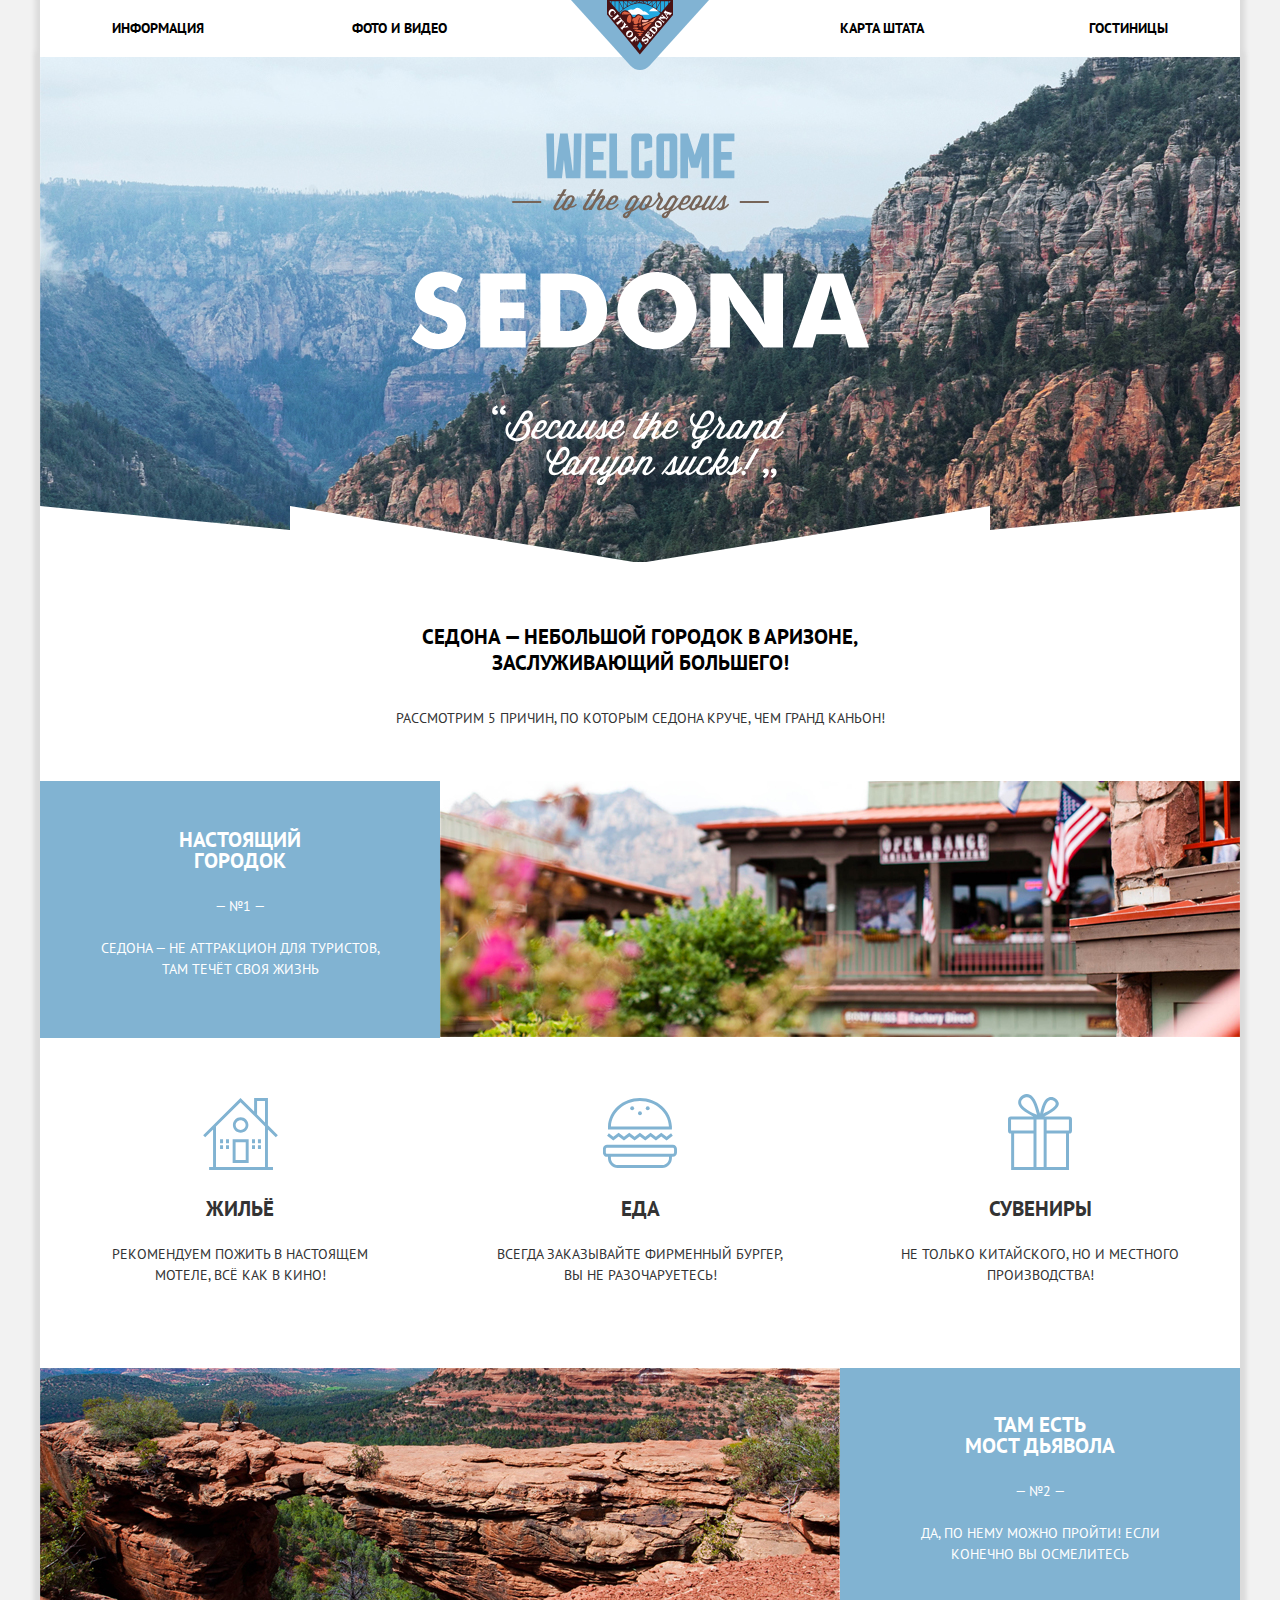
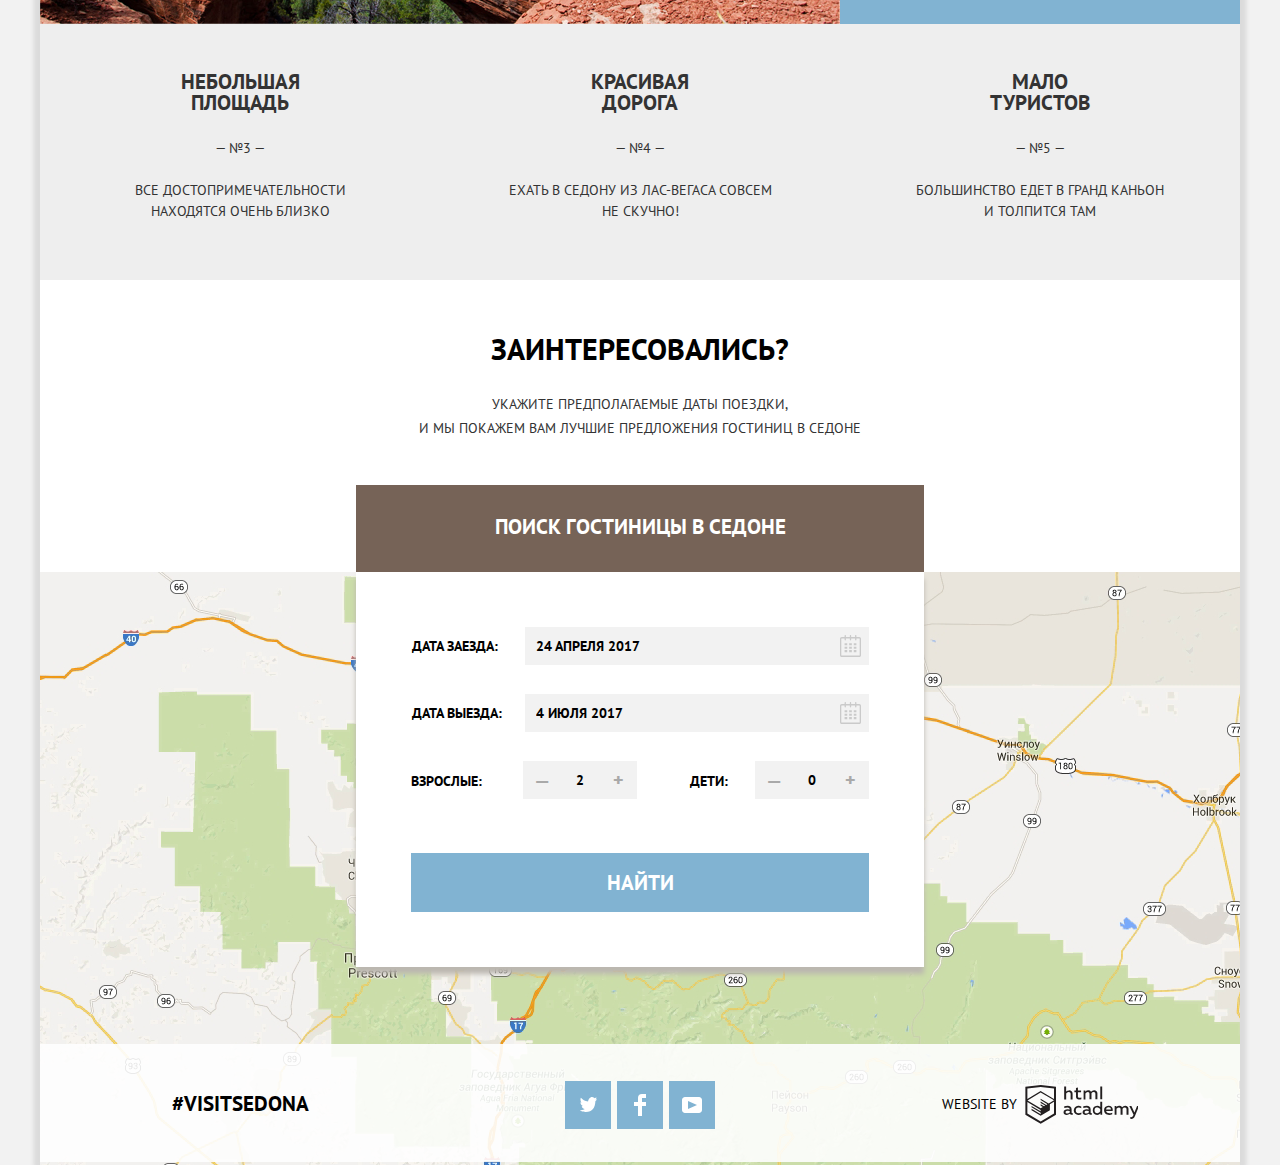
<file: index.html>
<!DOCTYPE html>
<html lang="ru">

<head>
  <meta charset="utf-8">
  <meta name="viewport" content="width=device-width, initial-scale=1">
  <title>HTML Academy: Седона</title>
  <link href="https://fonts.googleapis.com/css?family=PT+Sans:400,700&display=swap&subset=cyrillic" rel="stylesheet">
  <link href="css/normalize.css" rel="stylesheet">
  <link href="css/styles.css" rel="stylesheet">
</head>

<body>
  <div class="container">
    <header class="main-header">
      <nav class="main-navigation">
        <a class="main-header-logo">
          <img src="img/logo-sedona.svg" width="138" height="70" alt="Логотип Sedona">
        </a>
        <ul class="site-navigation">
          <li class="site-navigation-item site-navigation-item-left">
            <a class="site-navigation-link" href="info.html">Информация</a>
          </li>
          <li class="site-navigation-item site-navigation-item-left">
            <a class="site-navigation-link" href="photo-video.html">Фото и видео</a>
          </li>
          <li class="site-navigation-item site-navigation-item-right">
            <a class="site-navigation-link" href="state-map.html">Карта штата</a>
          </li>
          <li class="site-navigation-item site-navigation-item-right">
            <a class="site-navigation-link" href="hotels.html">Гостиницы</a>
          </li>
        </ul>
      </nav>
    </header>
    <main class="container">
      <div class="container-welcome">
        <h1 class="visually-hidden">Sedona</h1>
        <img class="welcome-sedona" src="img/intro-welcome.svg" width="459" height="353" alt="welcome">
      </div>
      <div class="container-intro">
        <p class="intro-text">Седона &mdash; небольшой городок в Аризоне, заслуживающий большего!</p>
      </div>

      <section class="features">
        <h2 class="visually-hidden">Преимущества</h2>
        <p class="features-text">Рассмотрим 5 причин, по которым Седона круче, чем Гранд Каньон!</p>
      </section>

      <section class="advantage">
        <div class="advantage-line">
          <div class="advantage-inner advantage-inner-blue">
            <h3 class="advantage-headline">Настоящий городок</h3>
            <p class="advantage-number">&mdash; №1 &mdash;</p>
            <p class="advantage-text">Седона — не аттракцион для туристов, там течёт своя жизнь</p>
          </div>
          <img src="img/town.jpg" width="800" height="256" alt="Настоящий городок">
        </div>
        <ul class="advantage-inner-list">
          <li>
            <div class="advantage-inner advantage-inner-white advantage-icon-home">
              <h3 class="advantage-headline advantage-headline-white ">Жильё</h3>
              <p class="advantage-text">Рекомендуем пожить в настоящем мотеле, всё как в кино!</p>
            </div>
          </li>
          <li>
            <div class="advantage-inner advantage-inner-white advantage-icon-food">
              <h3 class="advantage-headline advantage-headline-white">Еда</h3>
              <p class="advantage-text">Всегда заказывайте фирменный бургер, вы не разочаруетесь!</p>
            </div>
          </li>
          <li>
            <div class="advantage-inner advantage-inner-white advantage-icon-souvenirs">
              <h3 class="advantage-headline advantage-headline-white">Сувениры</h3>
              <p class="advantage-text">Не только китайского, но и местного производства!</p>
            </div>
          </li>
        </ul>
      </section>

      <section class="advantage">
        <div class="advantage-line">
          <img src="img/devil.jpg" width="800" height="256" alt="Мост дьявола">
          <div class="advantage-inner advantage-inner-bridge">
            <h3 class="advantage-headline">Там есть<br>Мост дьявола</h3>
            <p class="advantage-number">&mdash; №2 &mdash;</p>
            <p class="advantage-text">Да, по нему можно пройти! Если конечно вы осмелитесь</p>
          </div>
        </div>
      </section>

      <div class="advantage-wrap">
        <section class="advantage">
          <div class="advantage-inner advantage-inner-gray">
            <h3 class="advantage-headline">Небольшая площадь</h3>
            <p class="advantage-number">&mdash; №3 &mdash;</p>
            <p class="advantage-text advantage-text-middle">Все достопримечательности находятся очень близко</p>
          </div>
        </section>

        <section class="advantage">
          <div class="advantage-inner advantage-inner-gray">
            <h3 class="advantage-headline">Красивая дорога</h3>
            <p class="advantage-number">&mdash; №4 &mdash;</p>
            <p class="advantage-text advantage-text-middle">Ехать в Седону из Лас-Вегаса совсем не скучно!</p>
          </div>
        </section>

        <section class="advantage">
          <div class="advantage-inner advantage-inner-gray">
            <h3 class="advantage-headline">Мало туристов</h3>
            <p class="advantage-number">&mdash; №5 &mdash;</p>
            <p class="advantage-text">Большинство едет в гранд каньон и&nbsp;толпится там</p>
          </div>
        </section>
      </div>

      <section class="search">
        <p class="interested">Заинтересовались?</p>
        <p class="travel-date">Укажите предполагаемые даты поездки,<br>и мы покажем вам лучшие предложения гостиниц в Седоне</p>
        <button class="button-find" type="button">Поиск гостиницы в Седоне</button>
        <section class="modal modal-login">
          <form class="registration-form" action="#" method="post">
            <div class="date-wrapper">
              <label class="date-label" for="arrival-date">Дата заезда:</label>
              <input class="date-field" type="text" name="arrival" id="arrival-date" placeholder="24 АПРЕЛЯ 2017">
              <button class="calendar" type="button">
                <svg class="calendar-icon" xmlns="http://www.w3.org/2000/svg" width="21" height="22">
                  <path d="M19.251 2.025h-2.845V.648c0-.381-.294-.689-.656-.689-.363 0-.656.308-.656.689v1.377h-3.938V.648c0-.381-.294-.689-.655-.689-.363 0-.657.308-.657.689v1.377H5.906V.648c0-.381-.294-.689-.656-.689-.363 0-.657.308-.657.689v1.377H1.75C.784 2.025 0 2.847 0 3.862v16.302C0 21.179.784 22 1.75 22h17.501c.966 0 1.749-.821 1.749-1.836V3.862c0-1.015-.783-1.837-1.749-1.837zm.437 18.139a.448.448 0 01-.437.459H1.75a.45.45 0 01-.438-.459V3.862a.45.45 0 01.438-.459h2.844v1.378c0 .381.294.689.657.689.362 0 .656-.308.656-.689V3.403h3.938v1.378c0 .381.294.689.657.689.361 0 .655-.308.655-.689V3.403h3.938v1.378c0 .381.293.689.656.689.362 0 .656-.308.656-.689V3.403h2.845c.241 0 .437.206.437.459v16.302z" />
                  <path d="M4.594 8.225h2.625v2.066H4.594zm0 3.443h2.625v2.067H4.594zm0 3.444h2.625v2.066H4.594zm4.594 0h2.625v2.066H9.188zm0-3.444h2.625v2.067H9.188zm0-3.443h2.625v2.066H9.188zm4.593 6.887h2.625v2.066h-2.625zm0-3.444h2.625v2.067h-2.625zm0-3.443h2.625v2.066h-2.625z" />
                </svg>
              </button>
            </div>
            <div class="date-wrapper">
              <label class="date-label" for="departure-date">Дата выезда:</label>
              <input class="date-field" type="text" name="departure" id="departure-date" placeholder="4 ИЮЛЯ 2017">
              <button class="calendar" type="button">
                <svg class="calendar-icon" xmlns="http://www.w3.org/2000/svg" width="21" height="22">
                  <path d="M19.251 2.025h-2.845V.648c0-.381-.294-.689-.656-.689-.363 0-.656.308-.656.689v1.377h-3.938V.648c0-.381-.294-.689-.655-.689-.363 0-.657.308-.657.689v1.377H5.906V.648c0-.381-.294-.689-.656-.689-.363 0-.657.308-.657.689v1.377H1.75C.784 2.025 0 2.847 0 3.862v16.302C0 21.179.784 22 1.75 22h17.501c.966 0 1.749-.821 1.749-1.836V3.862c0-1.015-.783-1.837-1.749-1.837zm.437 18.139a.448.448 0 01-.437.459H1.75a.45.45 0 01-.438-.459V3.862a.45.45 0 01.438-.459h2.844v1.378c0 .381.294.689.657.689.362 0 .656-.308.656-.689V3.403h3.938v1.378c0 .381.294.689.657.689.361 0 .655-.308.655-.689V3.403h3.938v1.378c0 .381.293.689.656.689.362 0 .656-.308.656-.689V3.403h2.845c.241 0 .437.206.437.459v16.302z" />
                  <path d="M4.594 8.225h2.625v2.066H4.594zm0 3.443h2.625v2.067H4.594zm0 3.444h2.625v2.066H4.594zm4.594 0h2.625v2.066H9.188zm0-3.444h2.625v2.067H9.188zm0-3.443h2.625v2.066H9.188zm4.593 6.887h2.625v2.066h-2.625zm0-3.444h2.625v2.067h-2.625zm0-3.443h2.625v2.066h-2.625z" />
                </svg>
              </button>
            </div>
            <div class="count">
              <div class="count-wrapper">
                <label class="count-label count-label-adults" for="adults">Взрослые:</label>
                <button class="count-button" type="button">&mdash;</button>
                <input class="count-field" type="number" min="0" max="30" step="1" name="number-of-adults" id="adults" placeholder="2">
                <button class="count-button" type="button">+</button>
              </div>
              <div class="count-wrapper">
                <label class="count-label count-label-children" for="children">Дети:</label>
                <button class="count-button" type="button">&mdash;</button>
                <input class="count-field" type="number" min="0" max="30" step="1" name="number-of-сhildren" id="children" placeholder="0">
                <button class="count-button" type="button">+</button>
              </div>
            </div>
            <button class="find" type="submit">Найти</button>
          </form>
        </section>
      </section>

      <section class="map">
        <span class="visually-hidden">Карта Седоны</span>
      </section>
    </main>

    <footer class="main-footer main-footer-index">
      <div class="footer-part">
        <a class="footer-contacts" href="">#Visitsedona</a>
      </div>
      <div class="footer-part">
        <ul class="footer-social">
          <li>
            <a class="social-button" href="#">
              <span class="visually-hidden">Твиттер</span>
              <svg class="twitter" xmlns="http://www.w3.org/2000/svg" xmlns:xlink="http://www.w3.org/1999/xlink" width="17" height="15" viewBox="0 0 17 15" fill="#FFF">
                <path d="M10.95.144c1.685-.496 2.984.27 3.577 1.179.673-.231 1.331-.481 2.011-.708a2.345 2.345 0 0 1-.857 1.768c.685.17 1.304-.491 1.304-.491-.169 1-1.006 1.788-1.563 2.024-.231 6.75-3.175 11.217-10.077 11.082h-.446c-.41 0-4.164-.46-4.898-1.887 2.271.196 3.893-.422 4.693-1.177-.96-.3-2.679-.477-2.979-2.95.349.106.564.228 1.19.119C1.705 8.247.374 7.53.448 5.33c.285.328 1.067.536 1.34.472C1.085 5.561-.182 2.442.894.85c1.818 1.854 3.735 3.606 7.152 3.773C8.254 2.33 9.183.793 10.95.144z" />
              </svg>
            </a>
          </li>
          <li>
            <a class="social-button" href="#">
              <span class="visually-hidden">Фейсбук</span>
              <svg class="facebook" xmlns="http://www.w3.org/2000/svg" width="12" height="22" viewBox="0 0 12 22" fill="#FFF">
                <path d="M12 4V0H8a4 4 0 0 0-4 4v4H0v4h4v10h4V12h4V8H8V4h4z" />
              </svg>
            </a>
          </li>
          <li>
            <a class="social-button" href="#">
              <span class="visually-hidden">Ютуб</span>
              <svg class="youtube" xmlns="http://www.w3.org/2000/svg" xmlns:xlink="http://www.w3.org/1999/xlink" width="20" height="16" viewBox="0 0 20 16" fill="#FFF">
                <path d="M17 0H3C1.35 0 0 1.35 0 3v10c0 1.65 1.35 3 3 3h14c1.65 0 3-1.35 3-3V3c0-1.65-1.35-3-3-3zM6.027 11.998V4.002L15.014 8l-8.987 3.998z" />
              </svg>
            </a>
          </li>
        </ul>
      </div>
      <div class="footer-part footer-copyright">
        <span class="copyright-text">Website by </span>
        <a class="academy-logo-link" href="https://htmlacademy.ru/intensive/htmlcss">
          <svg class="academy-logo" viewbox="-7 -1 114 41" fill="#231f20" xmlns="http://www.w3.org/2000/svg">
            <path d="M44.61,26.88a2,2,0,0,0,.55-0.1v1.33a3.25,3.25,0,0,1-1.18.21,1.67,1.67,0,0,1-1.67-1,4.84,4.84,0,0,1-3.14,1.08c-1.51,0-2.91-.83-2.91-2.55,0-2.13,2-2.79,3.71-2.79a11.08,11.08,0,0,1,2.17.25v-0.3c0-1-.76-1.77-2.19-1.77a7.42,7.42,0,0,0-3,.64v-1.7a10.21,10.21,0,0,1,3.19-.55c2.36,0,3.81,1.12,3.81,3.65v3a0.54,0.54,0,0,0,.49.59h0.17Zm-6.44-1.13A1.35,1.35,0,0,0,39.63,27h0.11a3.39,3.39,0,0,0,2.41-1V24.58a9.72,9.72,0,0,0-1.81-.21c-1,0-2.16.33-2.16,1.38h0Zm12.36-6.11a5,5,0,0,1,2.57.64V22a4.08,4.08,0,0,0-2.3-.7,2.75,2.75,0,1,0,0,5.49,5,5,0,0,0,2.43-.64v1.71a6.27,6.27,0,0,1-2.76.57A4.21,4.21,0,0,1,46,24.51q0-.21,0-0.41a4.32,4.32,0,0,1,4.18-4.46h0.38Zm12.17,7.24a2,2,0,0,0,.55-0.1v1.33a3.25,3.25,0,0,1-1.18.21,1.67,1.67,0,0,1-1.67-1,4.84,4.84,0,0,1-3.14,1.08c-1.51,0-2.91-.83-2.91-2.55,0-2.13,2-2.79,3.71-2.79a11.08,11.08,0,0,1,2.17.25v-0.3c0-1-.76-1.77-2.19-1.77a7.42,7.42,0,0,0-3,.64v-1.7a10.21,10.21,0,0,1,3.19-.55c2.36,0,3.81,1.12,3.81,3.65v3a0.54,0.54,0,0,0,.49.59h0.17Zm-6.44-1.13A1.35,1.35,0,0,0,57.73,27h0.11a3.39,3.39,0,0,0,2.41-1V24.58a9.72,9.72,0,0,0-1.81-.21c-1.06,0-2.16.33-2.16,1.38h0ZM73,16V28.2H71.35V26.88a3.88,3.88,0,0,1-3.19,1.54,4.4,4.4,0,0,1,0-8.78,3.81,3.81,0,0,1,3,1.3V16H73Zm-4.53,5.22a2.76,2.76,0,1,0,0,5.52A2.86,2.86,0,0,0,71.15,25V23A2.91,2.91,0,0,0,68.49,21.27ZM79,19.64c3.31,0,4.46,2.68,3.92,5.09H76.7c0.21,1.5,1.67,2.11,3.19,2.11a6.11,6.11,0,0,0,2.64-.59v1.6a7.14,7.14,0,0,1-3,.57C77,28.42,74.78,27,74.78,24a4.18,4.18,0,0,1,4-4.39H79Zm0.09,1.54a2.28,2.28,0,0,0-2.44,2.1v0.06H81.3A2,2,0,0,0,79.13,21.18Zm5.73,7V19.87h1.65v1a3.81,3.81,0,0,1,2.78-1.27A2.86,2.86,0,0,1,91.89,21a4.12,4.12,0,0,1,2.91-1.33A3.06,3.06,0,0,1,98,23V28.2h-1.9V23.05a1.59,1.59,0,0,0-1.42-1.75H94.42a2.8,2.8,0,0,0-2.07,1.12V28.2h-1.9V23.05A1.59,1.59,0,0,0,89,21.31H88.8a3,3,0,0,0-2.21,1.29v5.63H84.86Zm21.31-8.33h1.9l-3.91,9.46c-0.9,2.17-2.09,2.86-3.35,2.86a4.76,4.76,0,0,1-1.1-.14V30.46a2.86,2.86,0,0,0,.85.12c0.9,0,1.58-.64,2.07-1.9l0.17-.42-4-8.4h2l2.86,6.29ZM38.73,1.46V6.22a3.81,3.81,0,0,1,2.7-1.14,3.25,3.25,0,0,1,3.44,3.4v5.15H43V8.72a1.81,1.81,0,0,0-1.61-2h-0.3a2.93,2.93,0,0,0-2.32,1.39v5.52h-1.9V1.46h1.9ZM49.94,2.31v3h3V6.91h-3v3.81c0,1.1.5,1.46,1.58,1.46a4.49,4.49,0,0,0,1.69-.33v1.6A6.8,6.8,0,0,1,51,13.8a2.55,2.55,0,0,1-2.86-2.74V6.89H46.58V5.26h1.5V2.74Zm5.4,11.31V5.28H57v1A3.81,3.81,0,0,1,59.77,5a2.86,2.86,0,0,1,2.6,1.33A4.12,4.12,0,0,1,65.28,5,3.06,3.06,0,0,1,68.44,8.4v5.21h-1.9V8.46a1.59,1.59,0,0,0-1.42-1.75H64.89a2.8,2.8,0,0,0-2.07,1.12v5.78h-1.9V8.46A1.59,1.59,0,0,0,59.5,6.71H59.27A3,3,0,0,0,57.06,8v5.63H55.34ZM71.17,1.45H73V13.6H71.17V1.45ZM14.71,0H14.55L0,1.54V28.21l14.55,8.66,14.55-8.66V1.54Zm12.5,27.1L14.55,34.64,1.9,27.12V16.18l12.59,7.5V25L5.86,19.9v1.31l8.68,5.21v1.39L5.87,22.65V24l8.68,5.21,8.75-5.24V18.31L27.2,16V27.12Zm0-12.53-3.48,2-1.6,1L14.51,13v1.31L21,18.23H21l-0.14.09-1,.54-5.37-3.2V17l4.24,2.52-1,.67-3.2-1.9v1.31l2.1,1.24L14.5,22.1,2,14.65,14.51,7.11Zm0-1.32L14.49,5.76,1.91,13.25v-10L14.56,1.92,27.21,3.25v10h0Z" transform="translate(0 -0.02)" />
          </svg>
        </a>
      </div>
    </footer>
  </div>
</body>

</html>
</file>
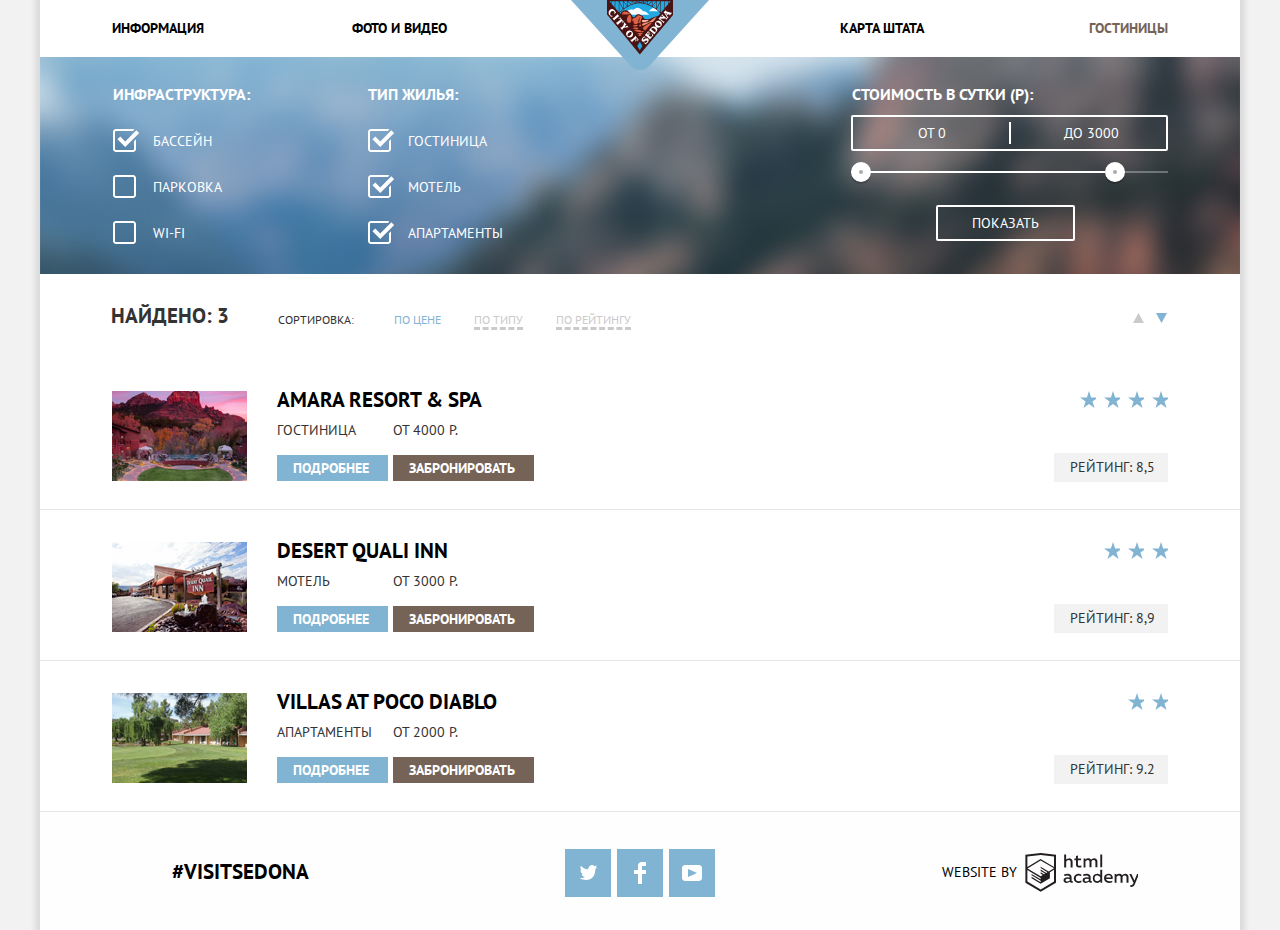
<file: hotels.html>
<!DOCTYPE html>
<html lang="ru">

<head>
  <meta charset="utf-8">
  <meta name="viewport" content="width=device-width, initial-scale=1">
  <title>HTML Academy: Седона</title>
  <link href="https://fonts.googleapis.com/css?family=PT+Sans:400,700&display=swap&subset=cyrillic" rel="stylesheet">
  <link href="css/normalize.css" rel="stylesheet">
  <link href="css/styles.css" rel="stylesheet">
</head>

<body>
  <div class="container">
    <header class="main-header">
      <nav>
        <a class="main-header-logo" href="index.html">
          <img src="img/logo-sedona.svg" width="138" height="70" alt="Логотип Sedona">
        </a>
        <ul class="site-navigation ">
          <li class="site-navigation-item site-navigation-item-left">
            <a class="site-navigation-link" href="info.html">Информация</a>
          </li>
          <li class="site-navigation-item site-navigation-item-left">
            <a class="site-navigation-link" href="photo-video.html">Фото и видео</a>
          </li>
          <li class="site-navigation-item site-navigation-item-right">
            <a class="site-navigation-link" href="state-map.html">Карта штата</a>
          </li>
          <li class="site-navigation-item site-navigation-item-right">
            <a class="site-navigation-link site-navigation-link-active" href="hotels.html">Гостиницы</a>
          </li>
        </ul>
      </nav>
    </header>
    <main class="search-results">

      <h1 class="visually-hidden">Поиск гостиниц</h1>
      <form class="search-form" action="#" method="post">
        <fieldset class="search-form-fieldset search-form-fieldset-infastructure">
          <legend class="form-headline">Инфраструктура:</legend>
          <ul class="form-list">
            <li>
              <label class="check" for="waterpool">
                <input type="checkbox" class="check-input" name="waterpool" id="waterpool" checked>
                <span class="check-box"></span>
                Бассейн
              </label>
            </li>
            <li>
              <label class="check" for="parking">
                <input type="checkbox" class="check-input" name="parking" id="parking">
                <span class="check-box"></span>
                Парковка
              </label>
            </li>
            <li>
              <label class="check" for="wifi">
                <input type="checkbox" class="check-input" name="wifi" id="wifi">
                <span class="check-box"></span>
                Wi-fi
              </label>
            </li>
          </ul>
        </fieldset>
        <fieldset class="search-form-fieldset">
          <legend class="form-headline">Тип жилья:</legend>
          <ul class="form-list">
            <li>
              <label class="check" for="hotel">
                <input type="checkbox" class="check-input" name="hotel" id="hotel" checked>
                <span class="check-box"></span>
                Гостиница
              </label>
            </li>
            <li>
              <label class="check" for="motel">
                <input type="checkbox" class="check-input" name="motel" id="motel" checked>
                <span class="check-box"></span>
                Мотель
              </label>
            </li>
            <li>
              <label class="check" for="apartments">
                <input type="checkbox" class="check-input" name="apartments" id="apartments" checked>
                <span class="check-box"></span>
                Апартаменты
              </label>
            </li>
          </ul>
        </fieldset>
        <fieldset class="search-form-fieldset search-form-fieldset-range">
          <legend class="form-headline form-headline-range">Стоимость в сутки (Р):</legend>
          <div class="price-controls">
            <label class="price-label">От <input type="text" name="min-price" value="0"></label>
            <label class="price-label">До <input type="text" name="max-price" value="3000"></label>
          </div>
          <div class="range-controls">
            <div class="scale">
              <div class="bar"></div>
            </div>
            <div class="range-toggle range-toggle-min"></div>
            <div class="range-toggle range-toggle-max"></div>
          </div>
          <button class="btn-transparent" type="submit">Показать</button>
        </fieldset>
      </form>

      <section class="result">
        <h2 class="visually-hidden">Результат</h2>
        <p class="result-found">Найдено: 3</p>
        <p class="sorting">Сортировка:</p>
        <ul class="sorting-list">
          <li><a class="sorting-link sorting-link-active" href="#">По цене</a></li>
          <li><a class="sorting-link" href="#">По типу</a></li>
          <li><a class="sorting-link" href="#">По рейтингу</a></li>
        </ul>
        <ul class="switch">
          <li>
            <a class="min" aria-label="По возрастанию цены" href="#">
              <svg class="up-icon" xmlns="http://www.w3.org/2000/svg" fill="#cacaca" width="11" height="10" viewBox="0 0 11 10">
                <path d="M5.5 0L0 10h11z" />
              </svg>
            </a>
          </li>
          <li>
            <a class="max max-active" aria-label="По убыванию цены" href="#">
              <svg class="down-icon" xmlns="http://www.w3.org/2000/svg" fill="#81b3d2" width="11" height="10" viewBox="0 0 11 10">
                <path d="M5.5 10L0 0h11" />
              </svg>
            </a>
          </li>
        </ul>
      </section>

      <h1 class="visually-hidden">Гостиницы</h1>
      <section class="catalog">
        <h2 class="visually-hidden">Каталог гостиниц</h2>
        <ul class="catalog-list">
          <li class="catalog-item">
            <a class="photo" href="#">
              <img class="photo-hotel" src="img/amara.jpg" width="135" height="90" alt="Фото Amara resort & spa">
            </a>
            <div class="description">
              <h3 class="hotel-name">
                <a class="hotel-name-link" href="catalog-item.html">Amara resort & spa</a>
              </h3>
              <div class="description-inner">
                <div class="description-inner-column">
                  <span class="hotel-parameter">Гостиница</span>
                  <button class="button button-more" type="button">Подробнее</button>
                </div>
                <div class="description-inner-column">
                  <span class="hotel-parameter">от 4000 Р.</span>
                  <button class="button button-book" type="button">Забронировать</button>
                </div>
              </div>
            </div>
            <div class="view-rating">
              <ul class="stars">
                <li class="star"></li>
                <li class="star"></li>
                <li class="star"></li>
                <li class="star"></li>
              </ul>
              <p class="rating">Рейтинг: 8,5</p>
            </div>
          </li>
          <li class="catalog-item">
            <a class="photo" href="#">
              <img class="photo-hotel" src="img/desert.jpg" width="135" height="90" alt="Фото Desert Quali inn">
            </a>
            <div class="description">
              <h3 class="hotel-name">
                <a class="hotel-name-link" href="catalog-item.html">Desert Quali inn</a>
              </h3>
              <div class="description-inner">
                <div class="description-inner-column">
                  <span class="hotel-parameter">Мотель</span>
                  <button class="button button-more" type="button">Подробнее</button>
                </div>
                <div class="description-inner-column">
                  <span class="hotel-parameter">от 3000 Р.</span>
                  <button class="button button-book" type="button">Забронировать</button>
                </div>
              </div>
            </div>
            <div class="view-rating">
              <ul class="stars">
                <li class="star"></li>
                <li class="star"></li>
                <li class="star"></li>
              </ul>
              <p class="rating">Рейтинг: 8,9</p>
            </div>
          </li>
          <li class="catalog-item">
            <a class="photo" href="#">
              <img class="photo-hotel" src="img/villas.jpg" width="135" height="90" alt="Фото Villas at poco diablo">
            </a>
            <div class="description">
              <h3 class="hotel-name">
                <a class="hotel-name-link" href="catalog-item.html">Villas at poco diablo</a>
              </h3>
              <div class="description-inner">
                <div class="description-inner-column">
                  <span class="hotel-parameter">Апартаменты</span>
                  <button class="button button-more" type="button">Подробнее</button>
                </div>
                <div class="description-inner-column">
                  <span class="hotel-parameter">от 2000 Р.</span>
                  <button class="button button-book" type="button">Забронировать</button>
                </div>
              </div>
            </div>
            <div class="view-rating">
              <ul class="stars">
                <li class="star"></li>
                <li class="star"></li>
              </ul>
              <p class="rating">Рейтинг: 9.2</p>
            </div>
          </li>
        </ul>
      </section>
    </main>
    <footer class="main-footer">
      <div class="footer-part">
        <a class="footer-contacts" href="">#Visitsedona</a>
      </div>
      <div class="footer-part">
        <ul class="footer-social">
          <li>
            <a class="social-button" href="#">
              <span class="visually-hidden">Твиттер</span>
              <svg class="twitter" xmlns="http://www.w3.org/2000/svg" xmlns:xlink="http://www.w3.org/1999/xlink" width="17" height="15" viewBox="0 0 17 15" fill="#FFF">
                <path d="M10.95.144c1.685-.496 2.984.27 3.577 1.179.673-.231 1.331-.481 2.011-.708a2.345 2.345 0 0 1-.857 1.768c.685.17 1.304-.491 1.304-.491-.169 1-1.006 1.788-1.563 2.024-.231 6.75-3.175 11.217-10.077 11.082h-.446c-.41 0-4.164-.46-4.898-1.887 2.271.196 3.893-.422 4.693-1.177-.96-.3-2.679-.477-2.979-2.95.349.106.564.228 1.19.119C1.705 8.247.374 7.53.448 5.33c.285.328 1.067.536 1.34.472C1.085 5.561-.182 2.442.894.85c1.818 1.854 3.735 3.606 7.152 3.773C8.254 2.33 9.183.793 10.95.144z" />
              </svg>
            </a>
          </li>
          <li>
            <a class="social-button" href="#">
              <span class="visually-hidden">Фейсбук</span>
              <svg class="facebook" xmlns="http://www.w3.org/2000/svg" width="12" height="22" viewBox="0 0 12 22" fill="#FFF">
                <path d="M12 4V0H8a4 4 0 0 0-4 4v4H0v4h4v10h4V12h4V8H8V4h4z" /></svg>
            </a>
          </li>
          <li>
            <a class="social-button" href="#">
              <span class="visually-hidden">Ютуб</span>
              <svg class="youtube" xmlns="http://www.w3.org/2000/svg" xmlns:xlink="http://www.w3.org/1999/xlink" width="20" height="16" viewBox="0 0 20 16" fill="#FFF">
                <path d="M17 0H3C1.35 0 0 1.35 0 3v10c0 1.65 1.35 3 3 3h14c1.65 0 3-1.35 3-3V3c0-1.65-1.35-3-3-3zM6.027 11.998V4.002L15.014 8l-8.987 3.998z" />
              </svg>
            </a>
          </li>
        </ul>
      </div>
      <div class="footer-part footer-copyright">
        <span class="copyright-text">Website by</span>
        <a class="academy-logo-link" href="https://htmlacademy.ru/intensive/htmlcss">
          <svg class="academy-logo" viewbox="-7 -1 114 41" fill="#231f20" xmlns="http://www.w3.org/2000/svg">
            <path d="M44.61,26.88a2,2,0,0,0,.55-0.1v1.33a3.25,3.25,0,0,1-1.18.21,1.67,1.67,0,0,1-1.67-1,4.84,4.84,0,0,1-3.14,1.08c-1.51,0-2.91-.83-2.91-2.55,0-2.13,2-2.79,3.71-2.79a11.08,11.08,0,0,1,2.17.25v-0.3c0-1-.76-1.77-2.19-1.77a7.42,7.42,0,0,0-3,.64v-1.7a10.21,10.21,0,0,1,3.19-.55c2.36,0,3.81,1.12,3.81,3.65v3a0.54,0.54,0,0,0,.49.59h0.17Zm-6.44-1.13A1.35,1.35,0,0,0,39.63,27h0.11a3.39,3.39,0,0,0,2.41-1V24.58a9.72,9.72,0,0,0-1.81-.21c-1,0-2.16.33-2.16,1.38h0Zm12.36-6.11a5,5,0,0,1,2.57.64V22a4.08,4.08,0,0,0-2.3-.7,2.75,2.75,0,1,0,0,5.49,5,5,0,0,0,2.43-.64v1.71a6.27,6.27,0,0,1-2.76.57A4.21,4.21,0,0,1,46,24.51q0-.21,0-0.41a4.32,4.32,0,0,1,4.18-4.46h0.38Zm12.17,7.24a2,2,0,0,0,.55-0.1v1.33a3.25,3.25,0,0,1-1.18.21,1.67,1.67,0,0,1-1.67-1,4.84,4.84,0,0,1-3.14,1.08c-1.51,0-2.91-.83-2.91-2.55,0-2.13,2-2.79,3.71-2.79a11.08,11.08,0,0,1,2.17.25v-0.3c0-1-.76-1.77-2.19-1.77a7.42,7.42,0,0,0-3,.64v-1.7a10.21,10.21,0,0,1,3.19-.55c2.36,0,3.81,1.12,3.81,3.65v3a0.54,0.54,0,0,0,.49.59h0.17Zm-6.44-1.13A1.35,1.35,0,0,0,57.73,27h0.11a3.39,3.39,0,0,0,2.41-1V24.58a9.72,9.72,0,0,0-1.81-.21c-1.06,0-2.16.33-2.16,1.38h0ZM73,16V28.2H71.35V26.88a3.88,3.88,0,0,1-3.19,1.54,4.4,4.4,0,0,1,0-8.78,3.81,3.81,0,0,1,3,1.3V16H73Zm-4.53,5.22a2.76,2.76,0,1,0,0,5.52A2.86,2.86,0,0,0,71.15,25V23A2.91,2.91,0,0,0,68.49,21.27ZM79,19.64c3.31,0,4.46,2.68,3.92,5.09H76.7c0.21,1.5,1.67,2.11,3.19,2.11a6.11,6.11,0,0,0,2.64-.59v1.6a7.14,7.14,0,0,1-3,.57C77,28.42,74.78,27,74.78,24a4.18,4.18,0,0,1,4-4.39H79Zm0.09,1.54a2.28,2.28,0,0,0-2.44,2.1v0.06H81.3A2,2,0,0,0,79.13,21.18Zm5.73,7V19.87h1.65v1a3.81,3.81,0,0,1,2.78-1.27A2.86,2.86,0,0,1,91.89,21a4.12,4.12,0,0,1,2.91-1.33A3.06,3.06,0,0,1,98,23V28.2h-1.9V23.05a1.59,1.59,0,0,0-1.42-1.75H94.42a2.8,2.8,0,0,0-2.07,1.12V28.2h-1.9V23.05A1.59,1.59,0,0,0,89,21.31H88.8a3,3,0,0,0-2.21,1.29v5.63H84.86Zm21.31-8.33h1.9l-3.91,9.46c-0.9,2.17-2.09,2.86-3.35,2.86a4.76,4.76,0,0,1-1.1-.14V30.46a2.86,2.86,0,0,0,.85.12c0.9,0,1.58-.64,2.07-1.9l0.17-.42-4-8.4h2l2.86,6.29ZM38.73,1.46V6.22a3.81,3.81,0,0,1,2.7-1.14,3.25,3.25,0,0,1,3.44,3.4v5.15H43V8.72a1.81,1.81,0,0,0-1.61-2h-0.3a2.93,2.93,0,0,0-2.32,1.39v5.52h-1.9V1.46h1.9ZM49.94,2.31v3h3V6.91h-3v3.81c0,1.1.5,1.46,1.58,1.46a4.49,4.49,0,0,0,1.69-.33v1.6A6.8,6.8,0,0,1,51,13.8a2.55,2.55,0,0,1-2.86-2.74V6.89H46.58V5.26h1.5V2.74Zm5.4,11.31V5.28H57v1A3.81,3.81,0,0,1,59.77,5a2.86,2.86,0,0,1,2.6,1.33A4.12,4.12,0,0,1,65.28,5,3.06,3.06,0,0,1,68.44,8.4v5.21h-1.9V8.46a1.59,1.59,0,0,0-1.42-1.75H64.89a2.8,2.8,0,0,0-2.07,1.12v5.78h-1.9V8.46A1.59,1.59,0,0,0,59.5,6.71H59.27A3,3,0,0,0,57.06,8v5.63H55.34ZM71.17,1.45H73V13.6H71.17V1.45ZM14.71,0H14.55L0,1.54V28.21l14.55,8.66,14.55-8.66V1.54Zm12.5,27.1L14.55,34.64,1.9,27.12V16.18l12.59,7.5V25L5.86,19.9v1.31l8.68,5.21v1.39L5.87,22.65V24l8.68,5.21,8.75-5.24V18.31L27.2,16V27.12Zm0-12.53-3.48,2-1.6,1L14.51,13v1.31L21,18.23H21l-0.14.09-1,.54-5.37-3.2V17l4.24,2.52-1,.67-3.2-1.9v1.31l2.1,1.24L14.5,22.1,2,14.65,14.51,7.11Zm0-1.32L14.49,5.76,1.91,13.25v-10L14.56,1.92,27.21,3.25v10h0Z" transform="translate(0 -0.02)" />
          </svg>
        </a>
      </div>
    </footer>
  </div>
</body>

</html>
</file>
<file: css/styles.css>
body {
  min-width: 1200px;  
  margin: 0;
  padding: 0;
  font-family: "PT Sans", Arial, sans-serif;
  font-size: 14px;
  line-height: 21px;
  font-weight: 400;
  color: #333333;
  background-color: #f2f2f2;
}

.container {
  box-shadow: 0 0 5px 5px #dbdbdb;
}

/* header*/

.main-header {
  width: 1200px;
  margin-left: auto;
  margin-right: auto;
  position: relative;
  background-color: #ffffff;
}

.main-header-logo {
  display: block;
  width: 138px;
  height: 70px;
  margin-right: auto;
  position: absolute;
  top: -18px;
  left: 50%;
  margin-left: -69px;
  padding-top: 18px;
  padding-bottom: 18px;
  z-index: 2;
}

a {
  text-decoration: none;
}

.site-navigation {
  display: flex;
  width: 100%;
  list-style: none;
  margin: 0;
  padding: 0;
}

.site-navigation-item {
  width: 20%;  
  padding-top: 18px;
  padding-bottom: 18px;
}

.site-navigation-item-right:last-child {
  margin-left: 4px;
}

.site-navigation-link {
  color: #000000;
  font-weight: 700;
  font-size: 14px;
  text-transform: uppercase;
}

.site-navigation-item-left {
  margin: 0;
  padding-left: 72px;
}

.site-navigation li:nth-child(2) {
  padding-left: 0;
}

.site-navigation li:nth-child(3) {
  padding-right: 0;
}

.site-navigation-item-right {
  margin: 0;
  text-align: right;
  padding-right: 72px;
  margin-left: auto;
}

.site-navigation-link-active {
  color: #766357;
}

/* main*/

/* main hotels*/
.search-results {
  width: 1200px;
  margin-left: auto;
  margin-right: auto;
  background-color: #ffffff;
}

.search-form {
  display: flex;
  background-image: url(../img/filter-background.jpg);
  height: 217px;
}

.search-form-fieldset {
  border: none;
  margin: 0;
  padding: 0;
  margin-top: 27px;
}

.search-form-fieldset-infastructure {
  margin-left: 73px;
  margin-right: 118px;
}

.form-headline {
  color: #ffffff;
  font-size: 16px;
  line-height: 21px;
  font-weight: 700;
  text-transform: uppercase;
}

.form-list {
  list-style: none;
  color: #ffffff;
  font-size: 14px;
  line-height: 21px;
  font-weight: 400;
  text-transform: uppercase;
  margin-top: 28px;
}

.price-label {
  color: #ffffff;
  font-size: 14px;
  font-weight: 400;
  text-transform: uppercase;
  line-height: 21px;
  cursor: pointer;
  width: 90px;
  padding-left: 65px;
}

.price-label:last-child {
  padding-left: 56px;
}

.form-list {
  padding: 0;
}

.form-list li {
  margin-bottom: 25px;
  margin-left: 10px;
}

.search-form-fieldset-range {
  margin-right: 72px;
  margin-left: auto;
}

.form-headline-range {
  margin-bottom: 10px;
  margin-left: 1px;
}

.price-controls {
  display: flex;
  position: relative;
  height: 32px;
  margin-bottom: 20px;
  border: 2px solid #ffffff;
  border-radius: 2px;
  width: 313px;
}

.price-controls::after {
  content: "";
  position: absolute;
  top: 50%;
  left: 50%;
  width: 2px;
  height: 22px;
  background: #ffffff;
  transform: translate(-50%, -50%);
}

.price-controls input {
  height: 19px;
  width: 50px;
  margin: 0;
  padding: 0;
  font-size: 14px;
  font-weight: 400;
  text-transform: uppercase;
  line-height: 21px;
  padding-top: 7px;
  color: inherit;
  background: none;
  border: none;
}

.range-controls {
  position: relative;
  margin-bottom: 32px;
}

.range-controls .scale {
  height: 2px;
  background: rgba(255, 255, 255, 0.3);
}

.range-controls .bar {
  width: 80%;
  height: 2px;
  background: #ffffff;
}

.range-toggle {
  position: absolute;
  top: -9px;
  width: 4px;
  height: 4px;
  background: #ababab;
  border: 8px solid #ffffff;
  border-radius: 50%;
  box-shadow: 0 2px 1px 0 rgba(0, 1, 1, 0.2);
  cursor: pointer;
}

.range-toggle:hover {
  top: -10px;
  margin-left: -1px;
  width: 6px;
  height: 6px;
}

.range-toggle-min {
  left: 0;
}

.range-toggle-max {
  left: 80%;
}

.btn-transparent {
  display: block;
  margin-left: 85px;
  padding: 6px 34px;
  font-size: 14px;
  line-height: 20px;
  color: #ffffff;
  text-transform: uppercase;
  background: transparent;
  border: 2px solid #ffffff;
  border-radius: 2px;
  cursor: pointer;
}

.btn-transparent:hover {
  color: #000000;
  background: #ffffff;
}

.check {
  padding-left: 30px;
  display: flex;
  align-items: center;
  position: relative;
  height: 17px;
  margin-bottom: 29px;
}

.check-input {
  position: absolute;
  -webkit-appearance: none;
  -moz-appearance: none;
  visibility: hidden;
}

.check-box {
  position: absolute;
  width: 26px;
  height: 26px;
  margin-left: -40px;
  background-image: url(../img/checkbox-off.svg);
  background-repeat: no-repeat;
}

.check-input:checked+.check-box {
  background-image: url(../img/checkbox-on.svg);
}

.check-input:disabled+.check-box {
  background-image: url(../img/checkbox-off-disabled.svg);
}

.check-input:checked:disabled+.check-box {
  background-image: url(../img/checkbox-on-disabled.svg);
}

.result {
  display: flex;
  margin-top: 29px;
  padding-left: 71px;
  padding-right: 73px;
  align-items: center;
}

.sorting {
  font-size: 12px;
  line-height: 18px;
  font-weight: 400;
  text-transform: uppercase;
  margin: 0;
  margin-top: 8px;
  margin-right: 40px;
}

.sorting-list {
  display: flex;
  list-style: none;
  font-size: 12px;
  line-height: 18px;
  font-weight: 400;
  text-transform: uppercase;
  margin: 0;
  margin-top: 8px;
  padding: 0;
}

.result-found {
  font-size: 21px;
  line-height: 26px;
  font-weight: 700;
  text-transform: uppercase;
  margin: 0;
  padding: 0;
  padding-right: 49px;
}

.sorting-link {
  color: #cacaca;
  border-bottom: dashed;
  margin-right: 33px;
}

.sorting-link:hover {
  color: #81b3d2;
  border-bottom: dashed;
}

.sorting-link:active {
  color: #000000;
  border-bottom: none;
}

.sorting-link-active {
  color: #81b3d2;
  border-bottom: none;
}

.min:hover>.up-icon {
  fill: #272324;
}

.min:active>.up-icon {
  fill: #81b3d2;
}

.max-active {
  color: #81b3d2
}

.max:hover>.down-icon {
  fill: #272324;
}

.max:active>.down-icon {
  fill: #81b3d2;
}

.switch {
  display: flex;
  list-style: none;
  margin: 0;
  padding: 0;
  margin-left: auto;
  margin-top: 5px;
}

.max {
  margin-left: 12px;
}

.catalog-list {
  list-style: none;
  padding: 0;
  margin-top: 30px;
  margin-bottom: 0;
}

.catalog-item {
  display: flex;
  width: 1056px;
  padding-left: 72px;
  padding-right: 72px;
  padding-top: 32px;
  padding-bottom: 27px;
  border-bottom: 1px solid #e5e5e5;
}

.photo {
  display: flex;
  margin-right: 30px;
}

.photo-hotel {
  width: 135px;
  height: 90px;
}

.description {
  margin-right: auto;
  height: 91px;
}

.hotel-name {
  margin: 0;
}

.description-inner {
  display: flex;
}

.description-inner-column {
  display: block;
}

.hotel-parameter {
  display: block;
  margin: 0;
  text-transform: uppercase;
  margin-top: 8px;
}

.hotel-name-link {
  font-size: 21px;
  line-height: 1px;
  font-weight: 700;
  color: #000000;
  text-transform: uppercase;
}

.hotel-name-link:hover {
  color: #81b3d2;
}

.hotel-name-link:focus {
  color: #cacaca;
}

.button {
  display: block;
  margin-right: 5px;
  border: none;
  padding-right: 19px;
  padding-left: 16px;
  padding-bottom: 5px;
  padding-top: 5px;
  margin-top: 14px;
  outline: none;
  text-transform: uppercase;
  color: #ffffff;
  font-weight: 700;
}

.button-more {
  background-color: #81b3d2;
}

.button-more:hover {
  color: #ffffff;
  background-color: #669ec0;
}

.button-more:focus {
  background-color: #5496bd;
  color: #94b9d2;
}

.button-book {
  background-color: #766357;
}

.button-book:hover {
  color: #ffffff;
  background-color: #604e43;
}

.button-book:focus {
  background-color: #503e33;
  color: #928a85;
}

.star {
  height: 17px;
  width: 16px;
  background-image: url(../img/star.svg);
  background-repeat: no-repeat;
  background-position: left;
  margin-left: 8px;
}

.stars {
  display: flex;
  list-style: none;
  margin-left: auto;
  padding-left: 0px;
  justify-content: flex-end;
}

.rating {
  background-color: #f2f2f2;
  text-transform: uppercase;
  margin: 0;
  margin-top: 45px;
  padding-left: 16px;
  padding-right: 13px;
  padding-bottom: 4px;
  padding-top: 4px;
}

/* main index*/
.container {
  width: 1200px;
  margin-left: auto;
  margin-right: auto;
  background-color: #ffffff;
}

.container-welcome {
  height: 505px;
  background-image: url(../img/background-photo.jpg);
  background-position: 0 -55px;
  display: flex;
  flex-direction: column;
  position: relative;
  z-index: 1;
}

.container-welcome:after {
  content: "";
  height: 57px;
  width: 1200px;
  background-image: url(../img/intro-mask.svg);
  position: absolute;
  bottom: -1px;
  z-index: 2;
}

.welcome-sedona {
  display: block;
  margin: auto;
}

.intro-text {
  font-size: 21px;
  line-height: 26px;
  font-weight: 700;
  color: #000000;
  text-align: center;
  text-transform: uppercase;
  padding-top: 62px;
  padding-bottom: 29px;
  margin: 0;
  width: 450px;
  margin-left: auto;
  margin-right: auto;
}

.features {
  display: block;
}

.features-text {
  font-size: 14px;
  line-height: 26px;
  font-weight: 400;
  text-transform: uppercase;
  padding-bottom: 50px;
  text-align: center;
  margin: 0;
}

.advantage-line {
  display: flex;
}

.advantage-inner {
  display: block;
  height: 225px;
  width: 400px;
  padding-top: 32px;
  text-align: center;
}

.advantage-inner-list {
  display: flex;
  list-style: none;
  padding: 0;
  margin: 0;
  padding-top: 2px;
}

.advantage-icon-home {
  background-image: url(../img/icon-1.svg);
  background-position-x: center;
  background-position-y: 58px;
  background-repeat: no-repeat;
}

.advantage-icon-souvenirs {
  background-image: url(../img/icon-2.svg);
  background-position-x: center;
  background-position-y: 54px;
  background-repeat: no-repeat;
}

.advantage-icon-food {
  background-image: url(../img/icon-3.svg);
  background-position-x: center;
  background-position-y: 58px;
  background-repeat: no-repeat;
}

.advantage-headline {
  font-size: 21px;
  line-height: 21px;
  font-weight: 700;
  text-transform: uppercase;
  width: 155px;
  margin-left: auto;
  margin-right: auto;
  margin-top: 16px;
  margin-bottom: 24px;
  text-align: center;
}

.advantage-headline-white {
  padding-top: 83px;
}

.advantage-number,
.advantage-text {
  font-size: 14px;
  line-height: 21px;
  font-weight: 400;
  text-transform: uppercase;
  width: 305px;
  margin-left: auto;
  margin-right: auto;
  margin-bottom: 20px;
  padding-top: 1px;
}

.advantage-text-middle {
  width: 275px;
}

.advantage-wrap {
  display: flex;
}

.advantage-inner-blue {
  text-align: center;
  background-color: #81b3d2;
  color: #ffffff;
}

.advantage-inner-bridge {
  text-align: center;
  background-color: #81b3d2;
  color: #ffffff;
  height: 226px;
  padding-top: 30px;
}

.advantage-inner-white {
  background-color: #ffffff;
  padding-bottom: 44px;
  padding-top: 59px;
}

.advantage-inner-gray {
  text-align: center;
  background-color: #eeeeee;
  padding-top: 31px;
}

.map {
  height: 593px;
  background-image: url(../img/map.png);
}

.search {
  position: relative;
}

.interested {
  font-size: 30px;
  line-height: 36px;
  font-weight: 700;
  color: #000000;
  text-align: center;
  text-transform: uppercase;
  margin: 0;
  padding-top: 51px;
  margin-bottom: 20px;
}

.travel-date {
  display: block;
  font-size: 14px;
  line-height: 24px;
  font-weight: 400;
  text-align: center;
  text-transform: uppercase;
  margin: 0;
  padding-bottom: 45px;
  background-color: #ffffff;
  padding-top: 5px;
}

.button-find {
  width: 568px;
  height: 87px;
  font-size: 21px;
  line-height: 26px;
  display: block;
  text-transform: uppercase;
  color: #ffffff;
  font-weight: 700;
  margin-left: auto;
  margin-right: auto;
  border: none;
  background-color: #766357;
  padding: 0;
  padding-bottom: 3px;
}

.button-find:hover {
  color: #ffffff;
  background-color: #604e43;
}

.button-find:focus {
  color: #857871;
  background-color: #503e33;
}

.modal {
  position: absolute;
  top: 100%;
  left: 50%;
  margin-left: -284px;
  background-color: #ffffff;
  color: #000000;
  z-index: 3;
  box-shadow: 0 7px 5px 0 #bbb7b0;
}

.modal-login {
  width: 458px;
  padding: 55px;
}

.registration-form {
  font-size: 14px;
  line-height: 26px;
  font-weight: 700;
  text-transform: uppercase;
}

.date-label {
  height: 38px;
  line-height: 38px;
  padding-left: 1px;
}

.date-wrapper {
  display: flex;
  position: relative;
}

.find {
  width: 458px;
  height: 59px;
  font-size: 21px;
  line-height: 26px;
  display: block;
  text-transform: uppercase;
  color: #ffffff;
  margin-top: 24px;
  font-weight: 700;
  padding: 0;
  border: none;
  background-color: #81b3d2;
}

.find:hover {
  color: #ffffff;
  background-color: #669ec0;
}

.find:focus {
  color: #88b6d1;
  background-color: #5496bd;
}

.date-field {
  display: block;
  height: 34px;
  width: 331px;
  padding: 0;
  font-weight: 700;
  margin-bottom: 29px;
  background-color: #f2f2f2;
  border-color: transparent;
  border-style: solid;
  border-width: 2px;
  outline: none;
  margin-left: auto;
  padding-left: 9px;
}

.date-field:hover {
  background-color: #ebebeb;
}

.date-field:focus {
  border-color: #e5e5e5;
  background-color: #ffffff;
}

.date-field::placeholder,
.count-field::placeholder {
  color: #000000;
}

.date-field::-webkit-input-placeholder {
  color: #000000;
}

.count-field::-webkit-input-placeholder {
  color: #000000;
}

.date-field::-moz-placeholder,
.count-field::-moz-placeholder {
  color: #000000;
  opacity: 1;
}

.date-field:-ms-input-placeholder {
  color: #000000;
}

.count-field:-ms-input-placeholder {
  color: #000000;
}

.calendar {
  border: none;
  padding: 0;
  outline: none;
  background-color: transparent;
  position: absolute;
  left: 429px;
  top: 8px;
}

.calendar-icon {
  fill: #cacaca;
}

.calendar:hover>.calendar-icon {
  fill: #0f0f0f;
}

.calendar:active>.calendar-icon {
  fill: #81b3d2;
}

.count {
  display: flex;
  width: 458px;
}

.count-wrapper {
  display: flex;
}

.count input::-webkit-outer-spin-button,
.count input::-webkit-inner-spin-button {
  display: none;
  -webkit-appearance: none;
  margin: 0;
}

.count input {
  -moz-appearance: textfield;
}

.count-field {
  height: 38px;
  width: 38px;
  padding: 0;
  margin: 0;
  margin-bottom: 30px;
  background-color: #f2f2f2;
  font-size: 14px;
  font-weight: 700;
  text-align: center;
  border: none;
  outline: none;
}

.count-button {
  height: 38px;
  width: 38px;
  padding: 0;
  margin: 0;
  margin-bottom: 30px;
  background-color: #f2f2f2;
  border: none;
  outline: none;
  font-weight: bold;
  cursor: pointer;
  font-size: 20px;
  color: #a9a9a9;
}

.count-button:hover {
  color: #000;
}

.count-button:active {
  color: #81b3d2;
}

.count-label {
  font-size: 14px;
  line-height: 35px;
  padding-top: 3px;
}

.count-label-adults {
  margin-right: 41px;
}

.count-label-children {
  margin-left: 53px;
  margin-right: 27px;
}

/* footer*/

.main-footer {
  width: 1200px;
  display: flex;
  justify-content: space-between;
  padding-top: 34px;
  padding-bottom: 33px;
  align-items: center;
  margin-left: auto;
  margin-right: auto;
  background-color: rgba(254, 254, 254, 0.9);
}

.main-footer-index {
  margin-top: -121px;
}

.footer-part {
  width: 400px;
}

.footer-contacts {
  display: flex;
  justify-content: center;
  color: #000000;
  font-size: 21px;
  line-height: 28px;
  font-weight: 700;
  text-transform: uppercase;
}

.footer-contacts:hover,
.footer-contacts:focus {
  text-decoration: none;
}

.footer-social {
  justify-content: center;
  padding: 0;
  margin: 0;
  list-style: none;
  display: flex;
  padding-top: 2px;
}

.footer-social li {
  margin-right: 6px;
}

.footer-social li:last-child {
  margin-right: 0px;
}

.social-button {
  width: 46px;
  height: 48px;
  display: flex;
  color: #ffffff;
  background-color: #81b3d2;
  align-items: center;
  justify-content: center;
}

.social-button:hover {
  background-color: #669ec0;
}

.social-button:active {
  background-color: #5496bd;
}

.social-button:hover>.twitter,
.social-button:hover>.facebook,
.social-button:hover>.youtube {
  fill: #ffffff;
}

.social-button:active>.twitter,
.social-button:active>.facebook,
.social-button:active>.youtube {
  fill: #88b6d1;
}

.footer-copyright {
  display: flex;
  justify-content: center;
  align-items: center;
  padding-top: 1px;
}

.copyright-text {
  color: #000000;
  font-size: 14px;
  line-height: 50px;
  font-weight: 400;
  text-transform: uppercase;
}

.academy-logo-link {
  width: 120px;
  height: 41px;
  margin-left: 1px;
}

.academy-logo-link:hover>.academy-logo {
  fill: #81b3d2;
}

.academy-logo-link:active>.academy-logo {
  fill: #bdbbbc;
}

.visually-hidden {
  position: absolute;
  width: 1px;
  height: 1px;
  margin: -1px;
  border: 0;
  padding: 0;
  clip: rect(0 0 0 0);
  overflow: hidden;
}
</file>
